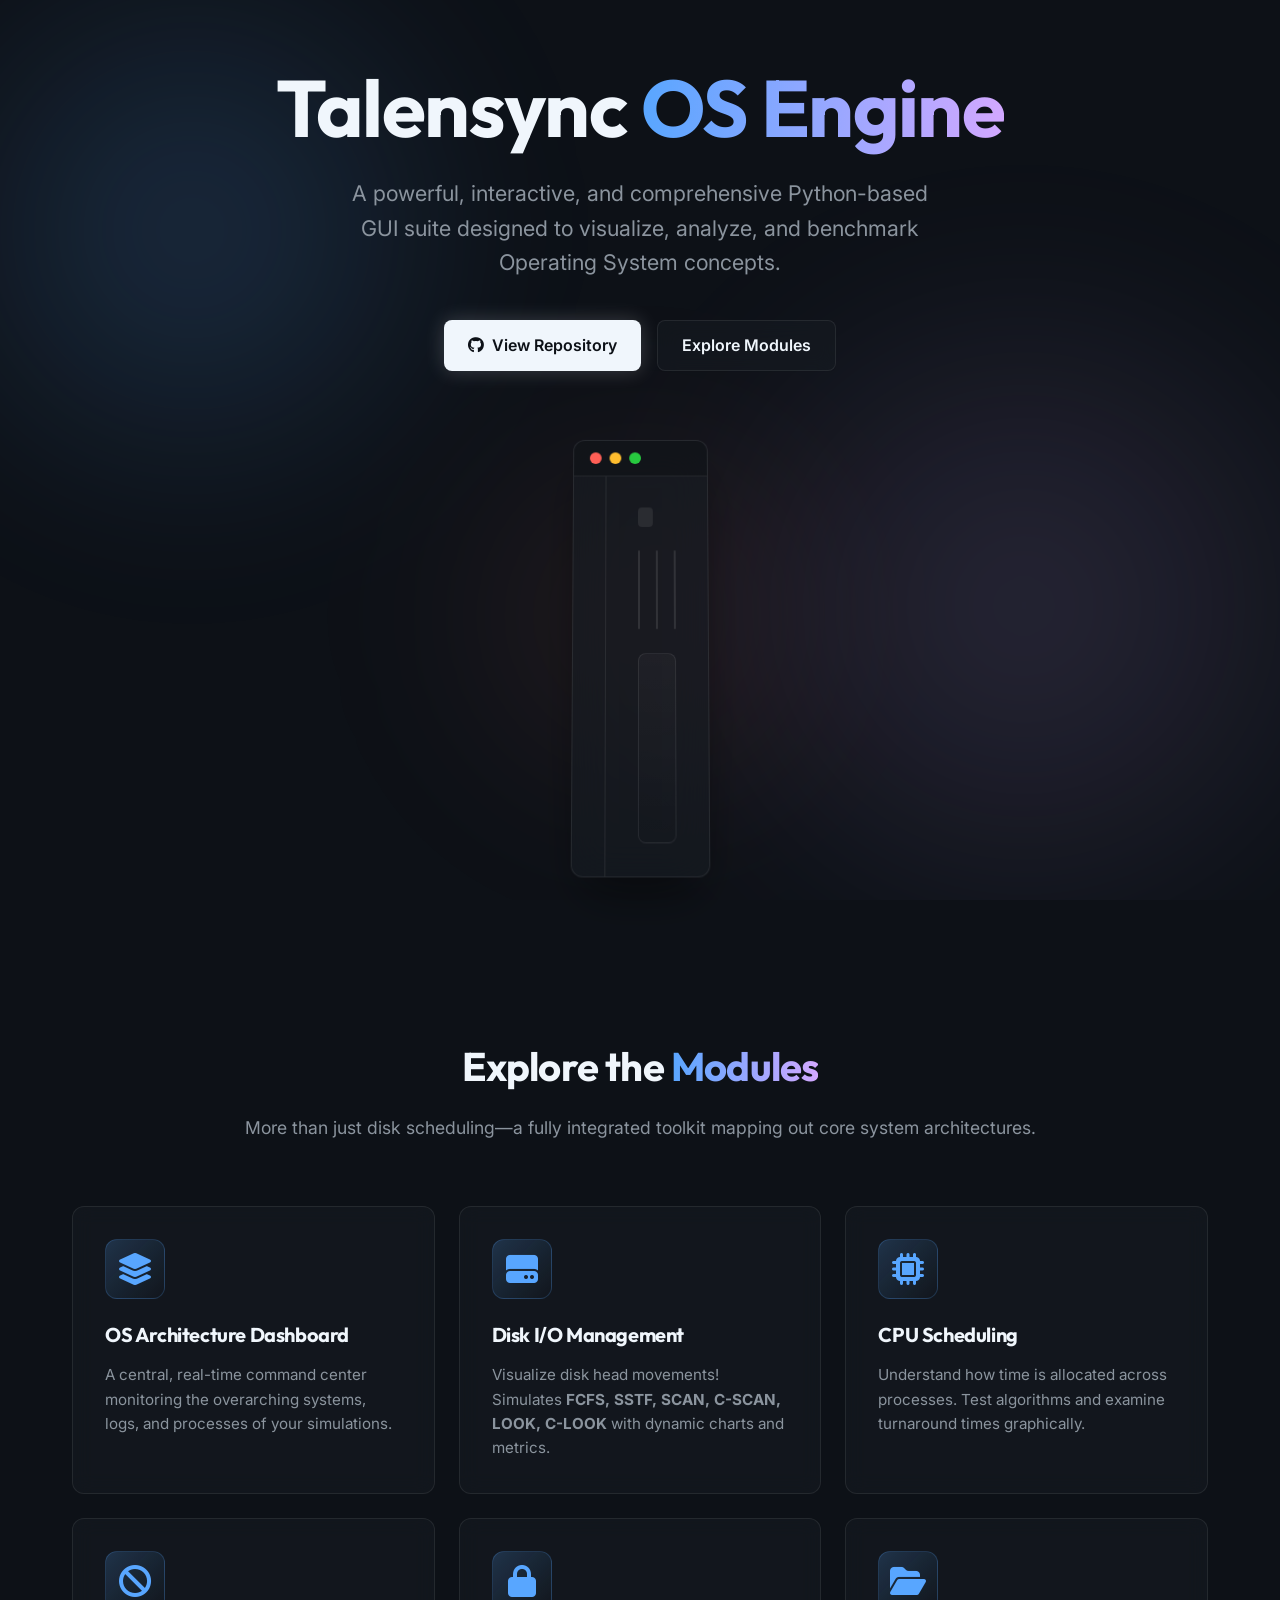
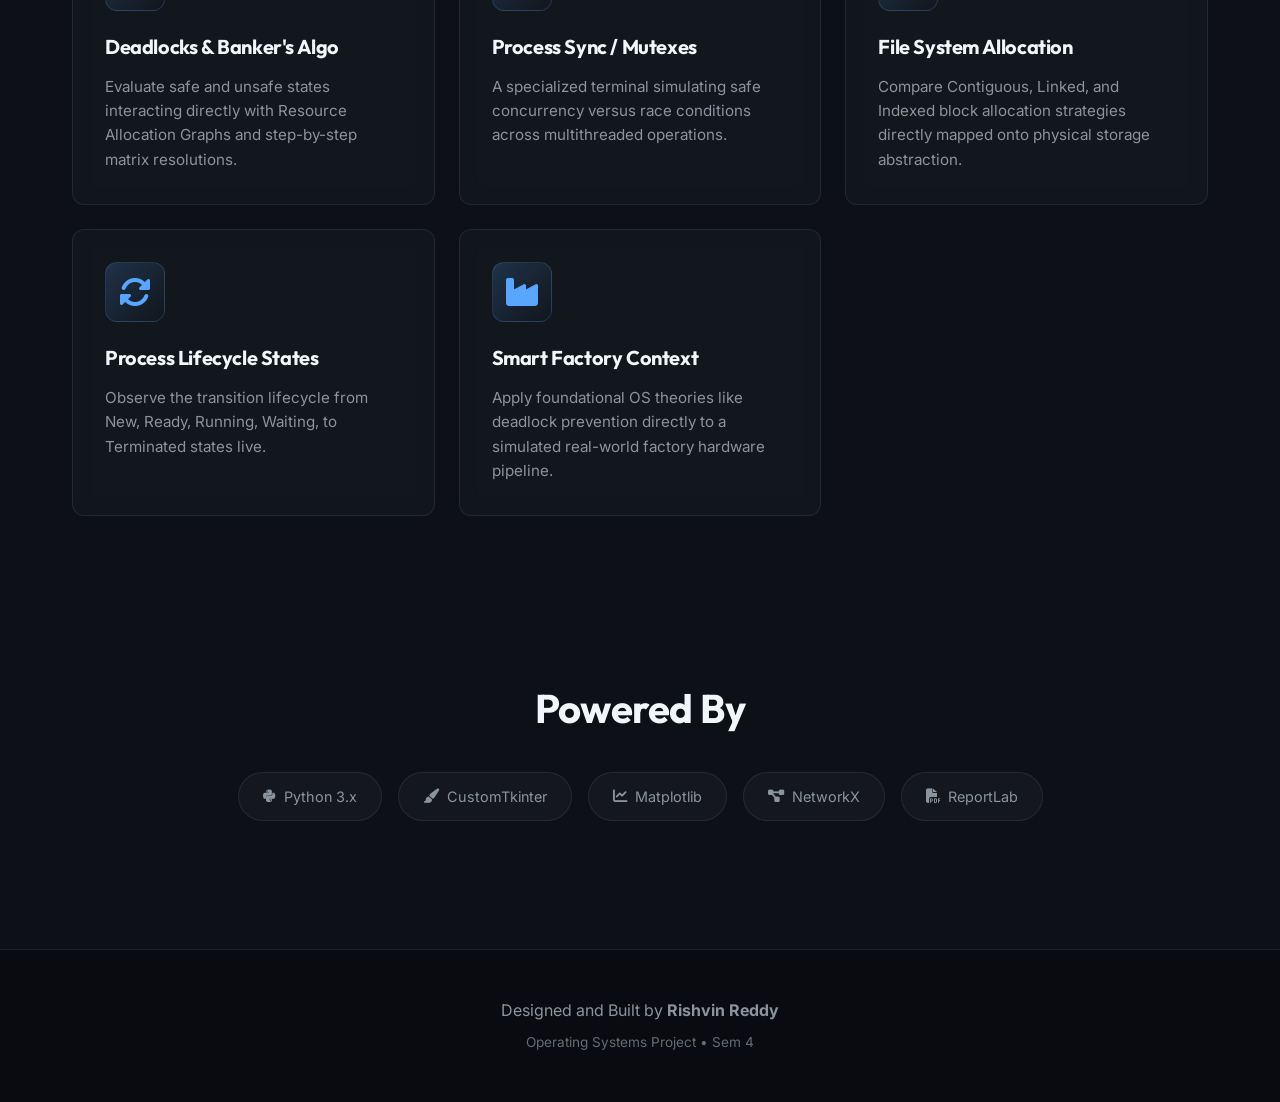
<file: Disk Scheduling Algorithm Visualizer/docs/index.html>
<!DOCTYPE html>
<html lang="en">
<head>
    <meta charset="UTF-8">
    <meta name="viewport" content="width=device-width, initial-scale=1.0">
    <title>Talensync OS Simulation Engine</title>
    <link href="https://fonts.googleapis.com/css2?family=Inter:wght@400;600;800&family=Outfit:wght@500;700&display=swap" rel="stylesheet">
    <link rel="stylesheet" href="style.css">
    <!-- Font Awesome for icons -->
    <link rel="stylesheet" href="https://cdnjs.cloudflare.com/ajax/libs/font-awesome/6.4.0/css/all.min.css">
</head>
<body>
    <div class="background-effects">
        <div class="blob blob-1"></div>
        <div class="blob blob-2"></div>
        <div class="blob blob-3"></div>
    </div>

    <header class="hero">
        <div class="hero-content">
            <h1 class="title">Talensync <span class="gradient-text">OS Engine</span></h1>
            <p class="subtitle">A powerful, interactive, and comprehensive Python-based GUI suite designed to visualize, analyze, and benchmark Operating System concepts.</p>
            <div class="hero-actions">
                <a href="https://github.com/RishvinReddy" class="btn btn-primary" target="_blank">
                    <i class="fab fa-github"></i> View Repository
                </a>
                <a href="#features" class="btn btn-secondary">Explore Modules</a>
            </div>
        </div>
        <div class="hero-visual">
            <div class="glass-panel main-panel">
                <div class="panel-header">
                    <span class="dot red"></span><span class="dot yellow"></span><span class="dot green"></span>
                </div>
                <!-- Mockup of the app dashboard -->
                <div class="panel-body">
                    <div class="mock-sidebar">
                        <div class="mock-nav active"></div>
                        <div class="mock-nav"></div>
                        <div class="mock-nav"></div>
                        <div class="mock-nav"></div>
                    </div>
                    <div class="mock-content">
                        <div class="mock-title"></div>
                        <div class="mock-kpi-row">
                            <div class="mock-kpi"></div>
                            <div class="mock-kpi"></div>
                            <div class="mock-kpi"></div>
                        </div>
                        <div class="mock-chart"></div>
                    </div>
                </div>
            </div>
        </div>
    </header>

    <section id="features" class="features-section">
        <h2 class="section-title">Explore the <span class="gradient-text">Modules</span></h2>
        <p class="section-desc">More than just disk scheduling—a fully integrated toolkit mapping out core system architectures.</p>
        
        <div class="features-grid">
            <div class="feature-card">
                <div class="card-icon"><i class="fas fa-layer-group"></i></div>
                <h3>OS Architecture Dashboard</h3>
                <p>A central, real-time command center monitoring the overarching systems, logs, and processes of your simulations.</p>
            </div>
            
            <div class="feature-card">
                <div class="card-icon"><i class="fas fa-hdd"></i></div>
                <h3>Disk I/O Management</h3>
                <p>Visualize disk head movements! Simulates <strong>FCFS, SSTF, SCAN, C-SCAN, LOOK, C-LOOK</strong> with dynamic charts and metrics.</p>
            </div>
            
            <div class="feature-card">
                <div class="card-icon"><i class="fas fa-microchip"></i></div>
                <h3>CPU Scheduling</h3>
                <p>Understand how time is allocated across processes. Test algorithms and examine turnaround times graphically.</p>
            </div>
            
            <div class="feature-card">
                <div class="card-icon"><i class="fas fa-ban"></i></div>
                <h3>Deadlocks & Banker's Algo</h3>
                <p>Evaluate safe and unsafe states interacting directly with Resource Allocation Graphs and step-by-step matrix resolutions.</p>
            </div>
            
            <div class="feature-card">
                <div class="card-icon"><i class="fas fa-lock"></i></div>
                <h3>Process Sync / Mutexes</h3>
                <p>A specialized terminal simulating safe concurrency versus race conditions across multithreaded operations.</p>
            </div>
            
            <div class="feature-card">
                <div class="card-icon"><i class="fas fa-folder-open"></i></div>
                <h3>File System Allocation</h3>
                <p>Compare Contiguous, Linked, and Indexed block allocation strategies directly mapped onto physical storage abstraction.</p>
            </div>

            <div class="feature-card">
                <div class="card-icon"><i class="fas fa-sync-alt"></i></div>
                <h3>Process Lifecycle States</h3>
                <p>Observe the transition lifecycle from New, Ready, Running, Waiting, to Terminated states live.</p>
            </div>

            <div class="feature-card">
                <div class="card-icon"><i class="fas fa-industry"></i></div>
                <h3>Smart Factory Context</h3>
                <p>Apply foundational OS theories like deadlock prevention directly to a simulated real-world factory hardware pipeline.</p>
            </div>
        </div>
    </section>

    <section class="tech-stack-section">
        <h2 class="section-title">Powered By</h2>
        <div class="tech-container">
            <div class="tech-pill"><i class="fab fa-python"></i> Python 3.x</div>
            <div class="tech-pill"><i class="fas fa-paint-brush"></i> CustomTkinter</div>
            <div class="tech-pill"><i class="fas fa-chart-line"></i> Matplotlib</div>
            <div class="tech-pill"><i class="fas fa-project-diagram"></i> NetworkX</div>
            <div class="tech-pill"><i class="fas fa-file-pdf"></i> ReportLab</div>
        </div>
    </section>

    <footer class="footer">
        <div class="footer-content">
            <p>Designed and Built by <strong>Rishvin Reddy</strong></p>
            <p class="footer-sub">Operating Systems Project &bull; Sem 4</p>
        </div>
    </footer>

    <script src="script.js"></script>
</body>
</html>
</file>
<file: Disk Scheduling Algorithm Visualizer/docs/style.css>
:root {
    --bg-color: #0d1117;
    --text-primary: #f0f6fc;
    --text-secondary: #8b949e;
    --accent-blue: #58a6ff;
    --accent-pink: #ff7b72;
    --accent-purple: #d2a8ff;
    --accent-green: #3fb950;
    --border-color: rgba(240, 246, 252, 0.1);
    --glass-bg: rgba(22, 27, 34, 0.6);
    --glass-border: rgba(255, 255, 255, 0.08);
}

* {
    margin: 0;
    padding: 0;
    box-sizing: border-box;
}

body {
    font-family: 'Inter', sans-serif;
    background-color: var(--bg-color);
    color: var(--text-primary);
    line-height: 1.6;
    overflow-x: hidden;
}

h1, h2, h3 {
    font-family: 'Outfit', sans-serif;
    letter-spacing: -0.02em;
}

/* Background Animated Blobs */
.background-effects {
    position: fixed;
    top: 0;
    left: 0;
    width: 100vw;
    height: 100vh;
    z-index: -1;
    overflow: hidden;
    pointer-events: none;
}

.blob {
    position: absolute;
    filter: blur(80px);
    opacity: 0.5;
    animation: float 20s infinite ease-in-out alternate;
}

.blob-1 {
    top: -10%;
    left: -10%;
    width: 50vw;
    height: 50vw;
    background: radial-gradient(circle, rgba(88,166,255,0.4) 0%, rgba(13,17,23,0) 70%);
}

.blob-2 {
    bottom: -10%;
    right: -10%;
    width: 60vw;
    height: 60vw;
    background: radial-gradient(circle, rgba(210,168,255,0.3) 0%, rgba(13,17,23,0) 70%);
    animation-delay: -5s;
}

.blob-3 {
    top: 40%;
    left: 30%;
    width: 40vw;
    height: 40vw;
    background: radial-gradient(circle, rgba(255,123,114,0.2) 0%, rgba(13,17,23,0) 70%);
    animation-delay: -10s;
}

@keyframes float {
    0% { transform: translate(0, 0) scale(1); }
    100% { transform: translate(5%, 10%) scale(1.1); }
}

/* Typography enhancements */
.gradient-text {
    background: linear-gradient(90deg, var(--accent-blue), var(--accent-purple));
    -webkit-background-clip: text;
    -webkit-text-fill-color: transparent;
    background-clip: text;
}

/* Navigation button variables */
.btn {
    display: inline-flex;
    align-items: center;
    gap: 0.5rem;
    padding: 0.75rem 1.5rem;
    border-radius: 8px;
    font-weight: 600;
    text-decoration: none;
    transition: all 0.3s ease;
    cursor: pointer;
    font-size: 1rem;
}

.btn-primary {
    background: var(--text-primary);
    color: var(--bg-color);
    box-shadow: 0 0 20px rgba(240, 246, 252, 0.2);
}

.btn-primary:hover {
    transform: translateY(-2px);
    box-shadow: 0 0 30px rgba(240, 246, 252, 0.4);
    background: #ffffff;
}

.btn-secondary {
    background: var(--glass-bg);
    color: var(--text-primary);
    border: 1px solid var(--glass-border);
    backdrop-filter: blur(10px);
}

.btn-secondary:hover {
    border-color: var(--accent-blue);
    background: rgba(88, 166, 255, 0.1);
    transform: translateY(-2px);
}

/* Header & Hero Area */
.hero {
    min-height: 100vh;
    display: flex;
    flex-direction: column;
    justify-content: center;
    align-items: center;
    padding: 4rem 2rem;
    text-align: center;
}

.hero-content {
    max-width: 800px;
    margin-bottom: 4rem;
    z-index: 10;
    animation: fadeInDown 1s ease-out;
}

.title {
    font-size: clamp(3rem, 8vw, 5rem);
    line-height: 1.1;
    margin-bottom: 1.5rem;
}

.subtitle {
    font-size: clamp(1.1rem, 3vw, 1.35rem);
    color: var(--text-secondary);
    margin-bottom: 2.5rem;
    max-width: 600px;
    margin-left: auto;
    margin-right: auto;
}

.hero-actions {
    display: flex;
    gap: 1rem;
    justify-content: center;
    flex-wrap: wrap;
}

@keyframes fadeInDown {
    from { opacity: 0; transform: translateY(-30px); }
    to { opacity: 1; transform: translateY(0); }
}

/* Abstract Mock UI Panel */
.glass-panel {
    background: var(--glass-bg);
    border: 1px solid var(--glass-border);
    backdrop-filter: blur(20px);
    -webkit-backdrop-filter: blur(20px);
    border-radius: 12px;
    box-shadow: 0 25px 50px -12px rgba(0, 0, 0, 0.5);
    overflow: hidden;
    width: 100%;
    max-width: 900px;
    margin: 0 auto;
    transform: perspective(1000px) rotateX(5deg);
    transition: transform 0.5s ease;
    animation: fadeInUp 1.2s ease-out 0.2s both;
}

.glass-panel:hover {
    transform: perspective(1000px) rotateX(0deg) translateY(-10px);
}

.panel-header {
    background: rgba(0,0,0,0.2);
    padding: 0.75rem 1rem;
    display: flex;
    gap: 0.5rem;
    border-bottom: 1px solid var(--glass-border);
}

.dot {
    width: 12px;
    height: 12px;
    border-radius: 50%;
}

.red { background: #ff5f56; }
.yellow { background: #ffbd2e; }
.green { background: #27c93f; }

.panel-body {
    display: flex;
    height: 400px;
}

.mock-sidebar {
    width: 20%;
    border-right: 1px solid var(--glass-border);
    padding: 1.5rem 1rem;
    display: flex;
    flex-direction: column;
    gap: 1rem;
}

.mock-nav {
    height: 12px;
    border-radius: 6px;
    background: var(--glass-border);
}

.mock-nav.active {
    background: rgba(88, 166, 255, 0.3);
    width: 80%;
}

.mock-content {
    flex: 1;
    padding: 2rem;
    display: flex;
    flex-direction: column;
    gap: 1.5rem;
}

.mock-title {
    width: 40%;
    height: 20px;
    border-radius: 4px;
    background: var(--glass-border);
}

.mock-kpi-row {
    display: flex;
    gap: 1rem;
    height: 80px;
}

.mock-kpi {
    flex: 1;
    border-radius: 8px;
    background: rgba(255,255,255,0.03);
    border: 1px solid var(--glass-border);
}

.mock-chart {
    flex: 1;
    border-radius: 8px;
    background: linear-gradient(180deg, rgba(255,255,255,0.03) 0%, rgba(255,255,255,0) 100%);
    border: 1px solid var(--glass-border);
}

@keyframes fadeInUp {
    from { opacity: 0; transform: perspective(1000px) rotateX(15deg) translateY(50px); }
    to { opacity: 1; transform: perspective(1000px) rotateX(5deg) translateY(0); }
}

/* Features Grid */
.features-section {
    padding: 6rem 2rem;
    max-width: 1200px;
    margin: 0 auto;
    position: relative;
    z-index: 10;
}

.section-title {
    font-size: 2.5rem;
    text-align: center;
    margin-bottom: 1rem;
}

.section-desc {
    text-align: center;
    color: var(--text-secondary);
    margin-bottom: 4rem;
    font-size: 1.1rem;
}

.features-grid {
    display: grid;
    grid-template-columns: repeat(auto-fit, minmax(280px, 1fr));
    gap: 1.5rem;
}

.feature-card {
    background: var(--glass-bg);
    border: 1px solid var(--glass-border);
    border-radius: 12px;
    padding: 2rem;
    transition: all 0.3s ease;
    backdrop-filter: blur(10px);
    opacity: 0;
    transform: translateY(20px);
}

.feature-card.visible {
    opacity: 1;
    transform: translateY(0);
}

.feature-card:hover {
    transform: translateY(-5px);
    border-color: rgba(88, 166, 255, 0.4);
    box-shadow: 0 10px 30px rgba(0, 0, 0, 0.3), inset 0 0 20px rgba(88, 166, 255, 0.05);
}

.card-icon {
    font-size: 2rem;
    color: var(--accent-blue);
    margin-bottom: 1.25rem;
    background: linear-gradient(135deg, rgba(88,166,255,0.2), rgba(88,166,255,0));
    width: 60px;
    height: 60px;
    display: flex;
    align-items: center;
    justify-content: center;
    border-radius: 12px;
    border: 1px solid rgba(88, 166, 255, 0.2);
}

.feature-card h3 {
    font-size: 1.25rem;
    margin-bottom: 0.75rem;
    color: var(--text-primary);
}

.feature-card p {
    color: var(--text-secondary);
    font-size: 0.95rem;
}

/* Tech Stack */
.tech-stack-section {
    padding: 4rem 2rem 8rem;
    text-align: center;
    z-index: 10;
    position: relative;
}

.tech-container {
    display: flex;
    flex-wrap: wrap;
    justify-content: center;
    gap: 1rem;
    margin-top: 2rem;
}

.tech-pill {
    padding: 0.75rem 1.5rem;
    background: rgba(255,255,255,0.03);
    border: 1px solid var(--glass-border);
    border-radius: 50px;
    font-size: 0.9rem;
    display: flex;
    align-items: center;
    gap: 0.5rem;
    color: var(--text-secondary);
    transition: all 0.3s ease;
}

.tech-pill:hover {
    color: var(--text-primary);
    border-color: var(--text-secondary);
    background: rgba(255,255,255,0.08);
}

/* Footer */
.footer {
    border-top: 1px solid var(--border-color);
    padding: 3rem 2rem;
    text-align: center;
    color: var(--text-secondary);
    z-index: 10;
    position: relative;
    background: rgba(0,0,0,0.3);
}

.footer-sub {
    font-size: 0.85rem;
    margin-top: 0.5rem;
    opacity: 0.7;
}

@media (max-width: 768px) {
    .panel-body {
        height: 250px;
    }
    .hero-actions {
        flex-direction: column;
        width: 100%;
        max-width: 300px;
        margin: 0 auto;
    }
    .btn {
        width: 100%;
        justify-content: center;
    }
}
</file>
